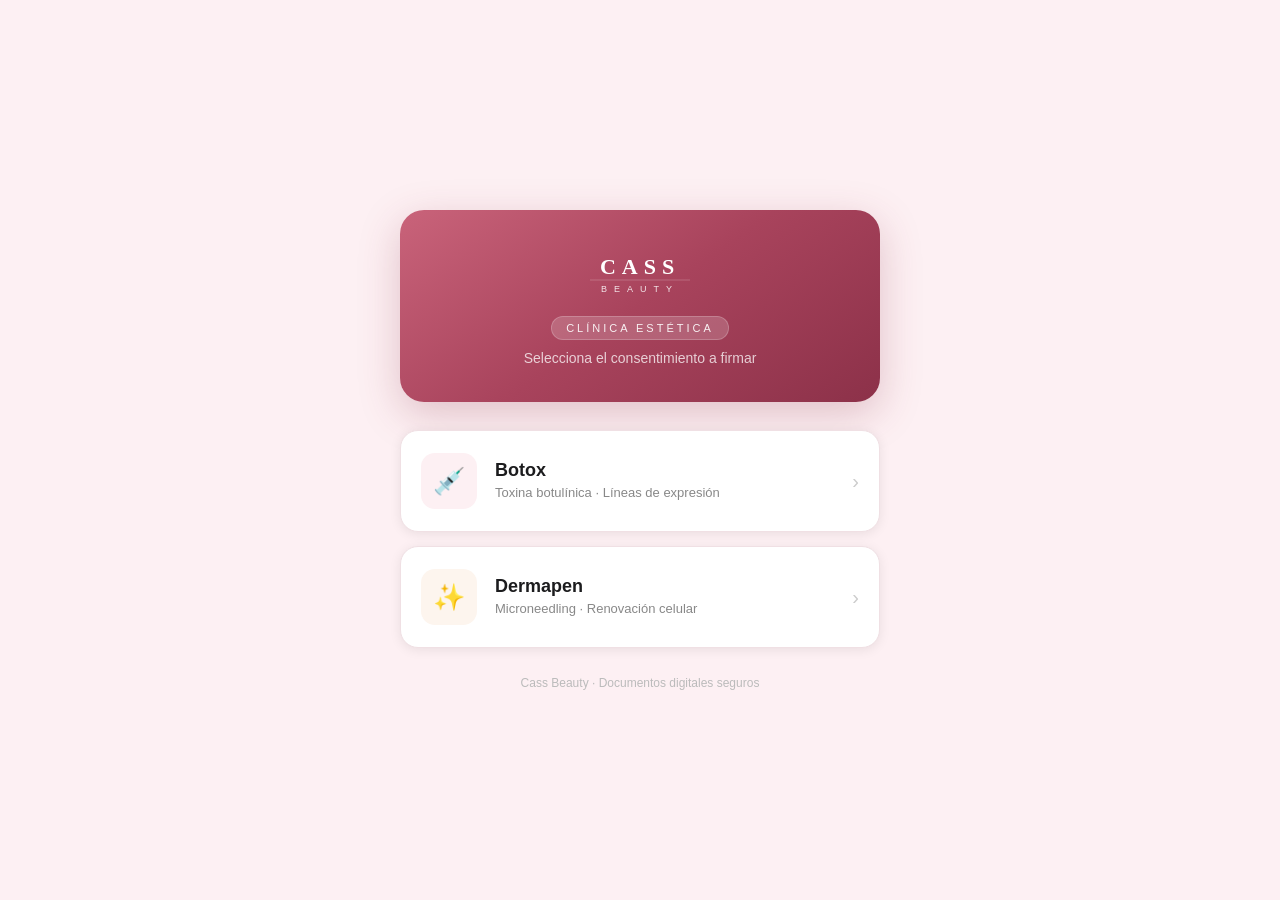
<file: index.html>
<!DOCTYPE html>
<html lang="es">
<head>
  <meta charset="UTF-8">
  <meta name="viewport" content="width=device-width, initial-scale=1.0, maximum-scale=1.0">
  <meta name="apple-mobile-web-app-capable" content="yes">
  <title>Cass Beauty — Consentimientos</title>
  <style>
    :root { color-scheme: light only; }
    *, *::before, *::after { box-sizing: border-box; margin: 0; padding: 0; }

    body {
      font-family: -apple-system, 'SF Pro Text', 'Helvetica Neue', Arial, sans-serif;
      background: #fdf0f3;
      min-height: 100vh;
      display: flex;
      flex-direction: column;
      align-items: center;
      justify-content: center;
      padding: 32px 20px;
      -webkit-text-size-adjust: 100%;
    }

    .hero {
      background: linear-gradient(145deg, #c9637a 0%, #a8435c 50%, #8c3149 100%);
      width: 100%;
      max-width: 480px;
      border-radius: 24px;
      padding: 40px 28px 36px;
      text-align: center;
      margin-bottom: 28px;
      box-shadow: 0 12px 40px rgba(140,50,73,0.25);
    }

    .logo-svg { margin-bottom: 10px; display: block; }

    .hero-badge {
      display: inline-block;
      background: rgba(255,255,255,0.18);
      color: rgba(255,255,255,0.9);
      font-size: 11px;
      letter-spacing: 3px;
      text-transform: uppercase;
      padding: 5px 14px;
      border-radius: 100px;
      margin-bottom: 10px;
      font-weight: 500;
      border: 1px solid rgba(255,255,255,0.2);
    }

    .hero-sub {
      color: rgba(255,255,255,0.75);
      font-size: 14px;
    }

    .cards {
      width: 100%;
      max-width: 480px;
      display: flex;
      flex-direction: column;
      gap: 14px;
    }

    .card-link {
      display: flex;
      align-items: center;
      gap: 18px;
      background: white;
      border-radius: 18px;
      padding: 22px 20px;
      text-decoration: none;
      color: inherit;
      box-shadow: 0 2px 12px rgba(0,0,0,0.08);
      border: 1.5px solid #f0e0e4;
      transition: transform 0.15s, box-shadow 0.15s;
      -webkit-tap-highlight-color: transparent;
    }

    .card-link:active { transform: scale(0.98); box-shadow: 0 1px 6px rgba(0,0,0,0.1); }

    .card-icon {
      width: 56px;
      height: 56px;
      border-radius: 14px;
      display: flex;
      align-items: center;
      justify-content: center;
      font-size: 26px;
      flex-shrink: 0;
    }

    .icon-botox { background: #fdf0f3; }
    .icon-dermapen { background: #fdf5ee; }

    .card-info { flex: 1; }

    .card-name {
      font-size: 18px;
      font-weight: 700;
      color: #1c1c1e;
      margin-bottom: 3px;
    }

    .card-desc {
      font-size: 13px;
      color: #888;
      line-height: 1.4;
    }

    .card-arrow {
      font-size: 20px;
      color: #ccc;
    }

    .footer {
      margin-top: 28px;
      font-size: 12px;
      color: #bbb;
      text-align: center;
    }
  </style>
</head>
<body>

  <div class="hero">
    <div class="logo-svg">
      <svg width="140" height="52" viewBox="0 0 140 52" xmlns="http://www.w3.org/2000/svg">
        <text x="70" y="24" text-anchor="middle" font-family="Georgia,'Times New Roman',serif" font-size="22" font-weight="700" letter-spacing="6" fill="white">CASS</text>
        <line x1="20" y1="30" x2="120" y2="30" stroke="rgba(255,255,255,0.4)" stroke-width="0.5"/>
        <text x="70" y="42" text-anchor="middle" font-family="'Helvetica Neue',Arial,sans-serif" font-size="9" font-weight="300" letter-spacing="7" fill="rgba(255,255,255,0.85)">BEAUTY</text>
      </svg>
    </div>
    <div class="hero-badge">Clínica Estética</div>
    <div class="hero-sub">Selecciona el consentimiento a firmar</div>
  </div>

  <div class="cards">
    <a class="card-link" href="botox.html">
      <div class="card-icon icon-botox">💉</div>
      <div class="card-info">
        <div class="card-name">Botox</div>
        <div class="card-desc">Toxina botulínica · Líneas de expresión</div>
      </div>
      <div class="card-arrow">›</div>
    </a>

    <a class="card-link" href="dermapen.html">
      <div class="card-icon icon-dermapen">✨</div>
      <div class="card-info">
        <div class="card-name">Dermapen</div>
        <div class="card-desc">Microneedling · Renovación celular</div>
      </div>
      <div class="card-arrow">›</div>
    </a>
  </div>

  <div class="footer">Cass Beauty · Documentos digitales seguros</div>

</body>
</html>
</file>
